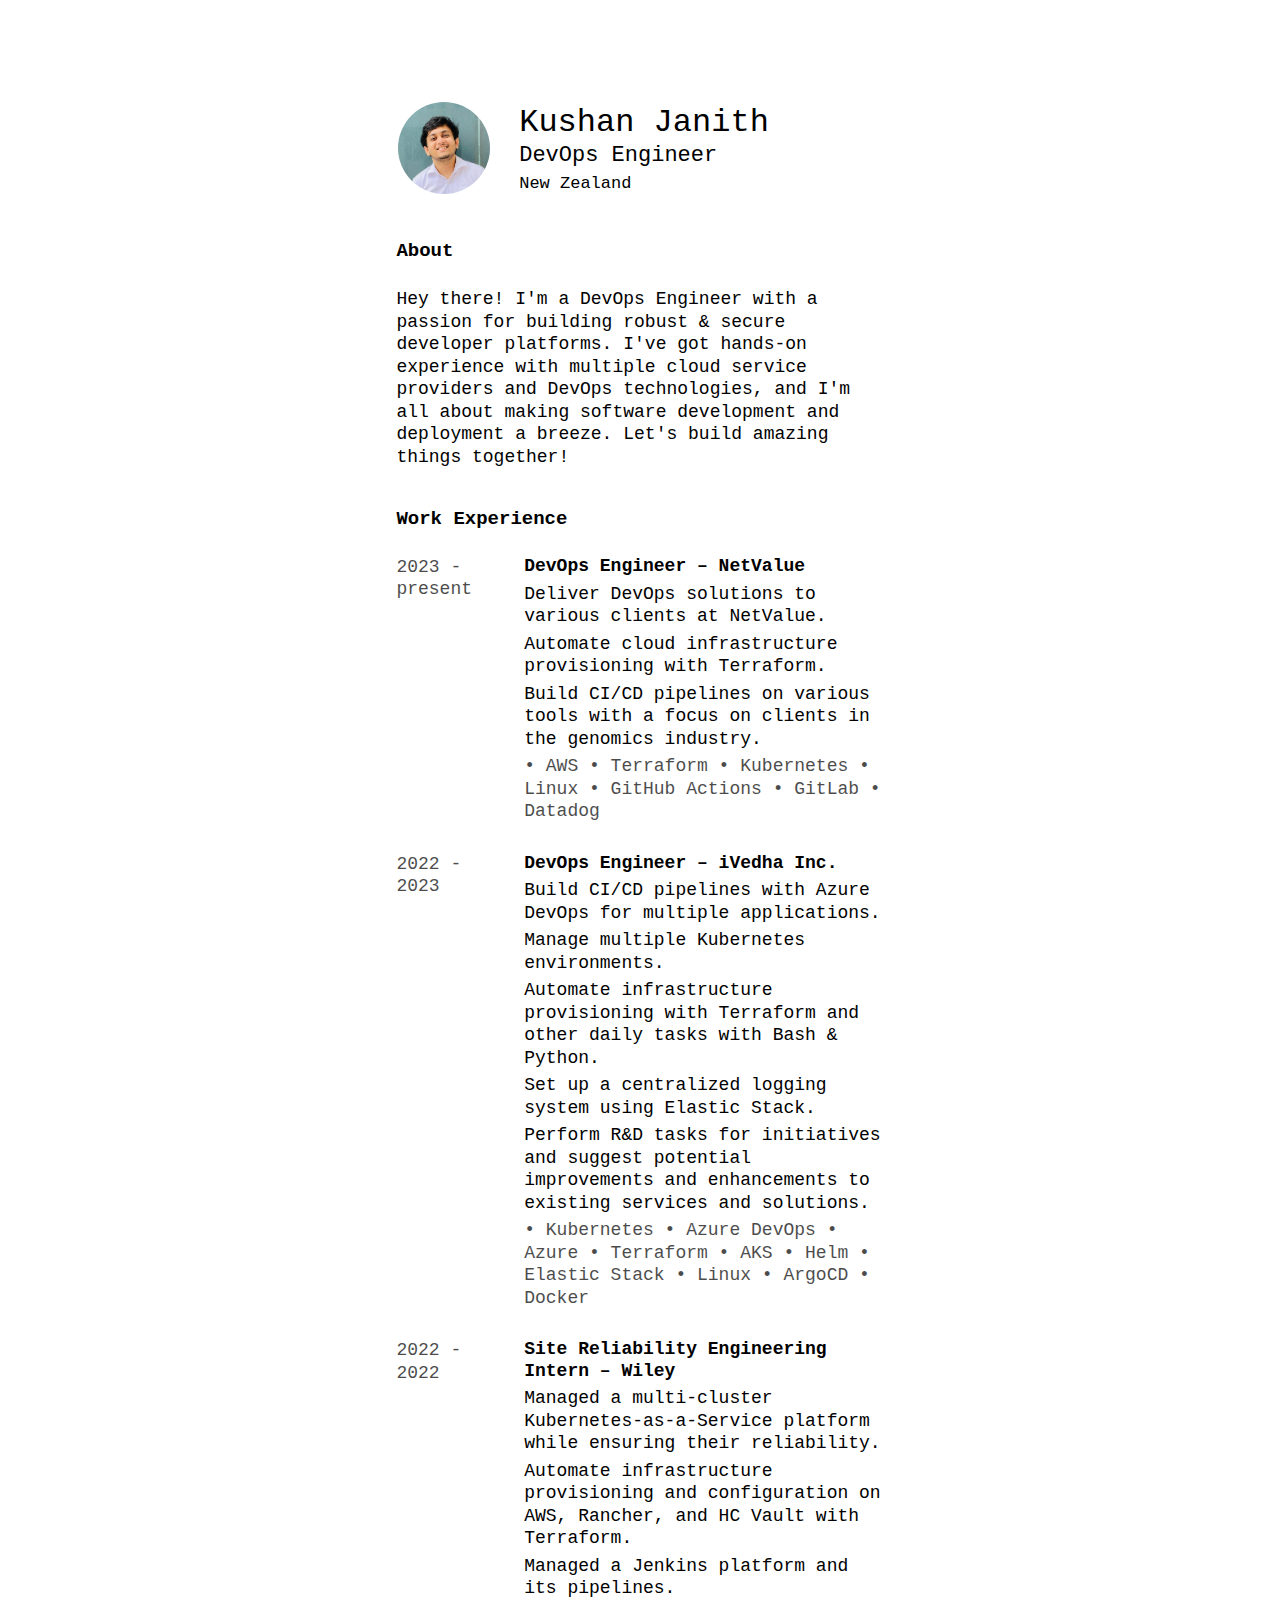
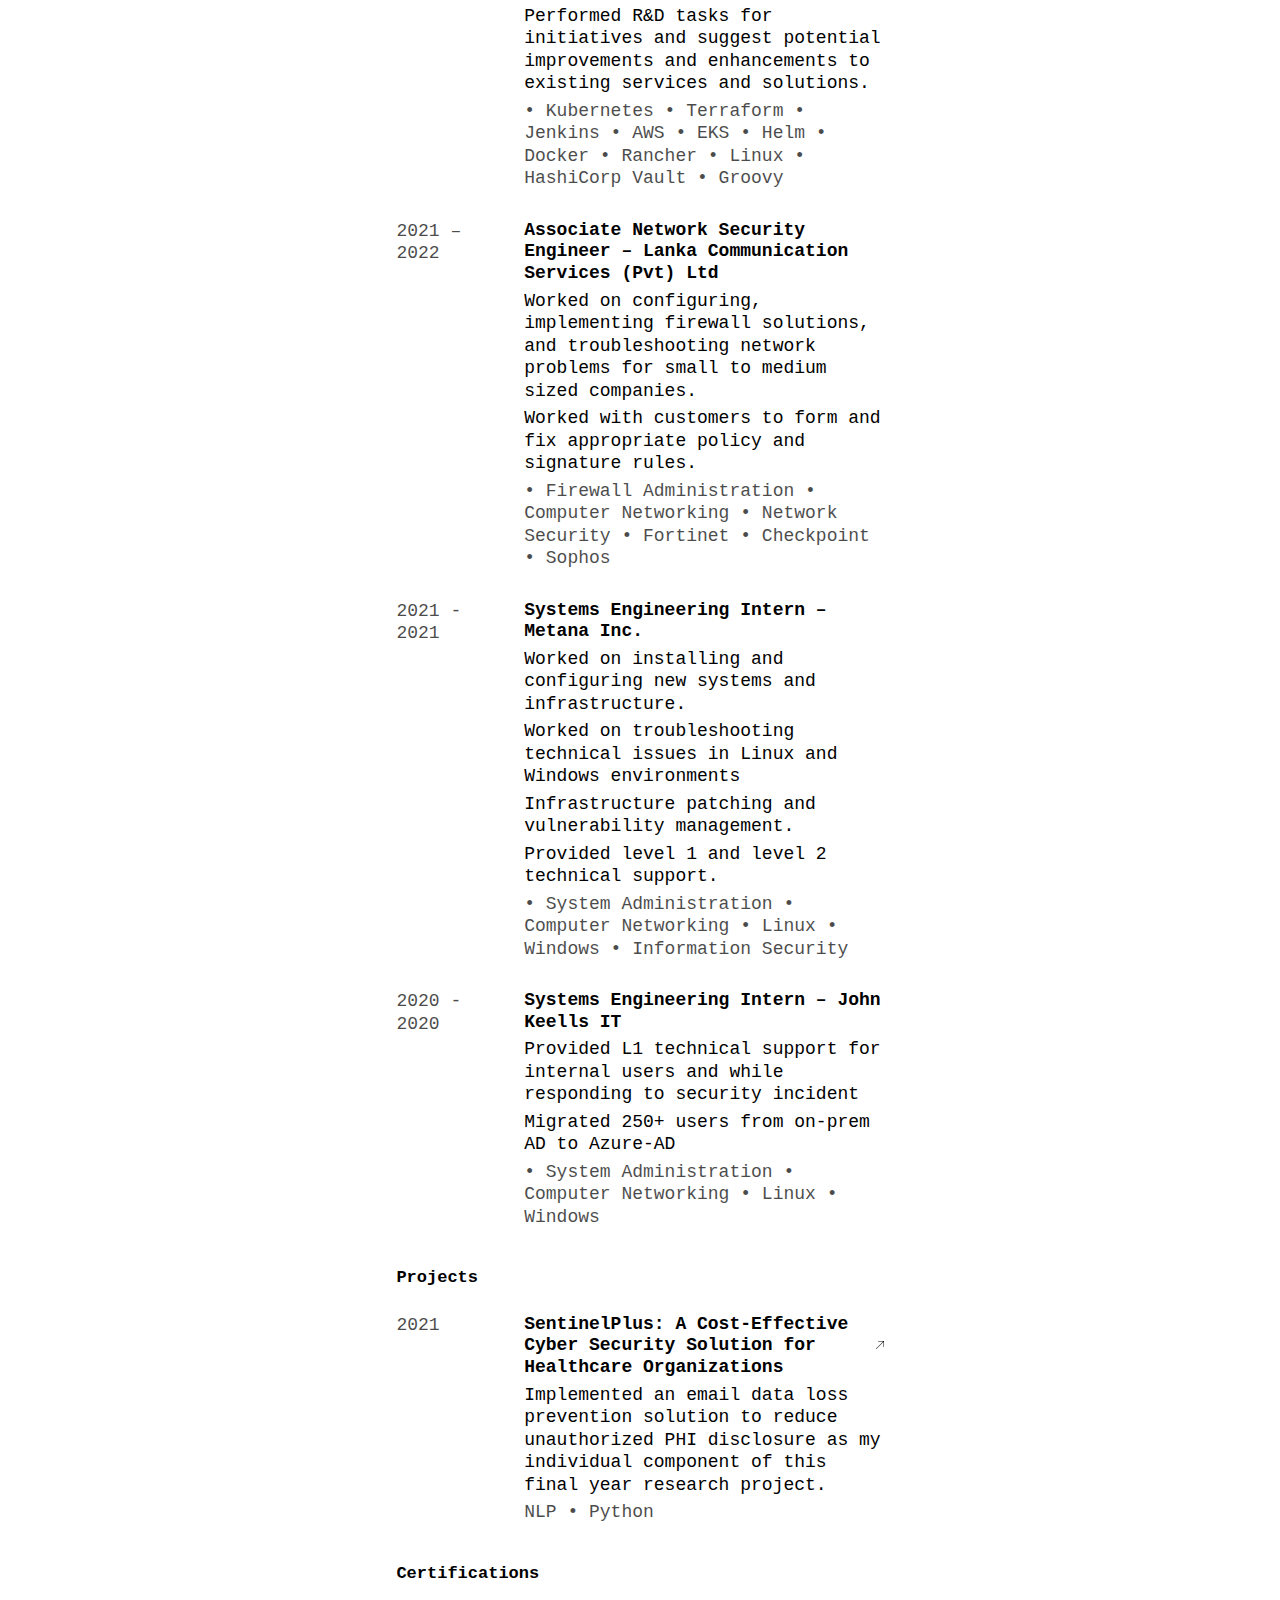
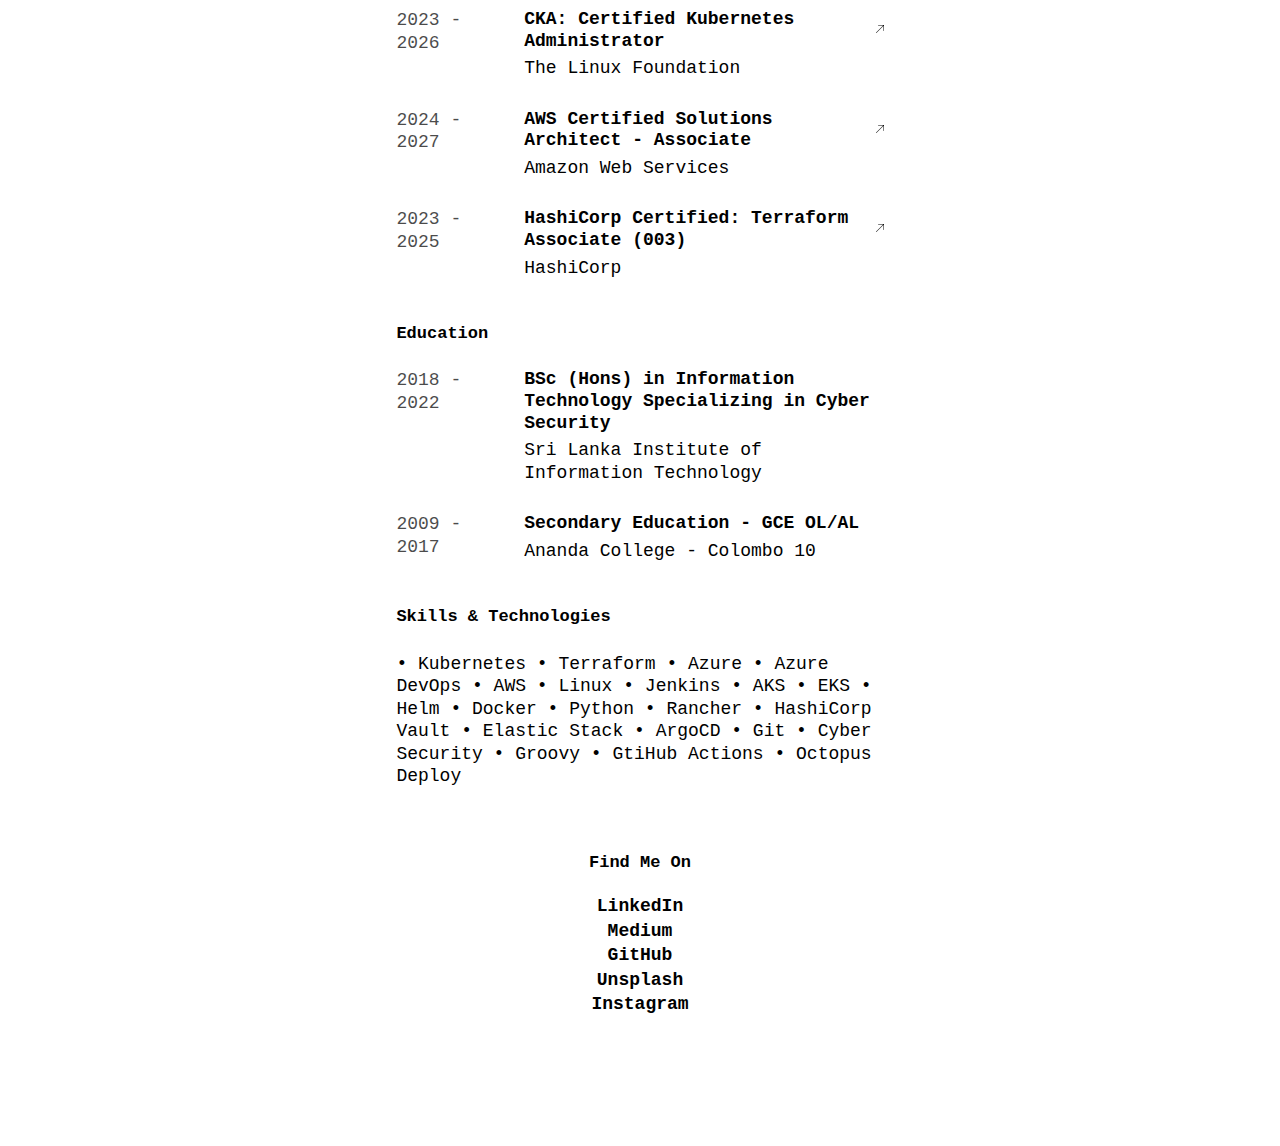
<file: index.html>
<!DOCTYPE html>
<html>
    <head>
        <meta name="viewport" content="width=device-width"/>
        <meta charSet="utf-8"/>
        <title>Kushan Janith - DevOps Engineer</title>
        <meta name="next-head-count" content="3"/>
        <link rel="preload" href="css/f501f40c118df457db00.css" as="style"/>
        <link rel="stylesheet" href="css/f501f40c118df457db00.css" data-n-g=""/>
        <!-- <link rel="preload" href="_next/static/css/5d5c9ef52586e7c56331.css" as="style"/>
        <link rel="stylesheet" href="_next/static/css/5d5c9ef52586e7c56331.css" data-n-p=""/> -->
        <!-- <noscript data-n-css=""></noscript> -->
        <!-- <link rel="preload" href="_next/static/chunks/webpack-af8d060cb140570bcfb2.js" as="script"/>
        <link rel="preload" href="_next/static/chunks/framework-2191d16384373197bc0a.js" as="script"/>
        <link rel="preload" href="_next/static/chunks/main-22886050d4a414729ea8.js" as="script"/>
        <link rel="preload" href="_next/static/chunks/pages/_app-9e366951ad03f095f5b3.js" as="script"/>
        <link rel="preload" href="_next/static/chunks/317-19945c45a296e4e75991.js" as="script"/>
        <link rel="preload" href="_next/static/chunks/pages/index-760ef8c61ffd82c41579.js" as="script"/> -->
        <!-- <link rel="preload" href="_next/static/css/295d5bbb60542c13.css" as="style"/>
        <link rel="stylesheet" href="_next/static/css/295d5bbb60542c13.css" data-n-g=""/> -->
    </head>
    <body>
        <div id="__next">
            <!-- <div class="SharedNavigationBar_mobile_nav__M_uCa">
                <img class="SharedNavigationBar_logo__2gG7n" src="img/navLogo.png"/>
                <img src="img/hamburger_menu.svg" style="height:30px;width:30px;position:absolute;right:30px;top:40px;object-fit:contain"/>
                <div style="transition:all 0.25s ease-in;z-index:999;transform:translate(100vw, 0px);position:fixed;top:0;left:0;right:0;bottom:0">
                    <div class="SharedNavigationBar_slideoutMenu__2YNFq">
                        <a class="SharedNavigationBar_navbar_link__3ZTEt" style="text-decoration:underline" href="/">HOME</a>
                        <a class="SharedNavigationBar_navbar_link__3ZTEt" href="/exhibitions">EXHIBITIONS</a>
                        <a class="SharedNavigationBar_navbar_link__3ZTEt" href="/movies">MOVIES</a>
                        <a class="SharedNavigationBar_navbar_link__3ZTEt" href="https://store.tomsachs.com/">STORE</a>
                        <a class="SharedNavigationBar_navbar_link__3ZTEt" href="biography">BIOGRAPHY</a>
                        <a class="SharedNavigationBar_navbar_link__3ZTEt" href="/contacts">CONTACTS</a>
                    </div>
                    <div class="SharedNavigationBar_clickBackground__XNdr_"></div>
                </div>
            </div>
            <div class="SharedNavigationBar_desktop_nav__ysCyz">
                <img class="SharedNavigationBar_logo__2gG7n" src="img/navLogo.png" style="margin-left: auto;margin-right: auto;"/>
                <nav class="SharedNavigationBar_navbar_links__2OrbL" style="opacity:100;transition:all 0.1s ease-in;justify-content: center;text-align: center;">
                    <a class="SharedNavigationBar_navbar_link__3ZTEt" style="text-decoration:underline;text-align:center;" href="/">HOME</a>
                    <a class="SharedNavigationBar_navbar_link__3ZTEt" href="/exhibitions">EXHIBITIONS</a>
                    <a class="SharedNavigationBar_navbar_link__3ZTEt" href="/movies">MOVIES</a>
                    <a class="SharedNavigationBar_navbar_link__3ZTEt" href="https://store.tomsachs.com/">STORE</a>
                    <a class="SharedNavigationBar_navbar_link__3ZTEt" href="biography">BIOGRAPHY</a>
                    <a class="SharedNavigationBar_navbar_link__3ZTEt" href="/contacts">CONTACTS</a>
                </nav>
            </div> -->

            <div class="homePage_container" style=" text-align:center;
                                                    display:flex;
                                                    flex-direction: column;
                                                    align-items: center;
                                                    max-width: none;
                                                    padding-top: 100px;
                                                    padding-bottom: 130px;
                                                    margin-right: 30%;
                                                    margin-left: 30%;">
                <!-- <p class="homePage_headerText">
                    <strong style="font-size: 20px;">KUSHAN JANITH</strong>
                </p> -->
                <!-- <p class="homePage_subtext" style="text-align:left">DevOps Engineer 
                    asdasdasdasdas asd as das das as das das das das das das das as 
                    dasdfsfasddgdsfgdf  fds asdasdasdasdas asd as das das as das das das das das das das as dasdfsfasddgdsfgdf  fds asdasdasdasdas asd as das das as das das das das das das das as dasdfsfasddgdsfgdf  fds </p> -->
                <div class="css-1vhduvi">
                    
                    <style data-emotion="css 1u0o7j0">
                        .css-1u0o7j0 {
                            display: grid;
                            grid-gap: clamp(4px, calc(-50.09px + 2.42vw), 24px);
                            grid-template-columns: repeat(4, 1fr);
                            max-width: 1920px;
                            -webkit-padding-start: 0px;
                            padding-inline-start:0px;
                            -webkit-padding-end: 0px;
                            padding-inline-end:0px;
                            width: 100%;
                            -webkit-margin-start: auto;
                            margin-inline-start:auto;
                            -webkit-margin-end: auto;
                            margin-inline-end:auto;
                            margin-bottom: 40px;
                            -webkit-align-items: center;
                            -webkit-box-align: center;
                            -ms-flex-align: center;
                            align-items: center;
                        }
                    </style>
                    <div class="css-1u0o7j0">
                        <style data-emotion="css zd4of5">
                            .css-zd4of5 {
                                grid-column: span 1/span 1;
                            }
                        </style>
                        <div class="css-zd4of5">
                            <button type="button" style="   cursor: default; 
                                                            transition: all 0.25s cubic-bezier(0.68, -0.6, 0.32, 1.6) 0s;
                                                            background: transparent;
                                                            border-color: transparent;">
                                <div style="display: flex;">
                                    <img src="img/kushan.jpeg" alt="Kushan" style="max-width: 100%; height: auto; border-radius: 100%; width: 80%;">
                                </div>
                            </button>
                        </div>
                        <style data-emotion="css rklm6r">
                            .css-rklm6r {
                                grid-column: span 3/span 3;
                            }
                        </style>
                        <div class="css-rklm6r">
                            <div class="css-0">
                                <style data-emotion="css 19khvfy">
                                    .css-19khvfy {
                                        /* font-family: Courier; */
                                        font-weight: 500;
                                        font-size: 32px;
                                        line-height: 1.33;
                                    }

                                    @media screen and (min-width: 480px) {
                                        .css-19khvfy {
                                            line-height:1.2;
                                        }
                                    }
                                </style>
                                <h1 class="chakra-heading css-19khvfy" style="text-align: left;">Kushan Janith</h1>
                                <p style="text-align: left; font-size: 22px; font-weight: 100;">DevOps Engineer</p>
                                <p style="text-align: left; font-size: 17px; font-weight: 20; line-height: 1.6;">New Zealand</p>
                                <!-- <style data-emotion="css htq05i">
                                    .css-htq05i {
                                        transition-property: var(--bonhomme-transition-property-common);
                                        transition-duration: var(--bonhomme-transition-duration-fast);
                                        transition-timing-function: var(--bonhomme-transition-easing-ease-out);
                                        cursor: pointer;
                                        -webkit-text-decoration: none;
                                        text-decoration: none;
                                        outline: 2px solid transparent;
                                        outline-offset: 2px;
                                        color: white;
                                        opacity: 0.5;
                                    }

                                    .css-htq05i:hover,.css-htq05i[data-hover] {
                                        -webkit-text-decoration: underline;
                                        text-decoration: underline;
                                    }

                                    .css-htq05i:focus,.css-htq05i[data-focus] {
                                        box-shadow: var(--bonhomme-shadows-outline);
                                    }
                                </style>
                                <a class="chakra-link css-htq05i" href="https://etherscan.io/address/0xff5fe6e0d3d48c90a66217dd4a7560a3ed8dacd2">bonhomme.eth</a> -->
                            </div>
                        </div>
                    </div>


                    <!-- ABOUT -->
                    <style data-emotion="css 16locuo">
                        .css-16locuo {
                            font-weight: bold;
                            font-size: 19px;
                            line-height: 1.2;
                            margin-top: 40px;
                            margin-bottom: 25px;
                            text-align: left;
                        }
                    </style>
                    <h2 class="chakra-heading css-16locuo" style="margin-top: 20px;">About</h2>
                    <p class="homePage_subtext" style="text-align:left">Hey there! I'm a DevOps Engineer with a passion for building robust & secure developer platforms. I've got hands-on experience with multiple cloud service providers and DevOps technologies, and I'm all about making software development and deployment a breeze. Let's build amazing things together!</p>                    
                    <h2 class="chakra-heading css-16locuo">Work Experience</h2>
                    <style data-emotion="css 1o42c8k">
                        .css-1o42c8k {
                            display: grid;
                            grid-gap: clamp(4px, calc(-5.09px + 2.42vw), 24px);
                            grid-template-columns: repeat(4, 1fr);
                            max-width: 1920px;
                            -webkit-padding-start: 0px;
                            padding-inline-start:0px;-webkit-padding-end: 0px;
                            padding-inline-end:0px;width: 100%;
                            -webkit-margin-start: auto;
                            margin-inline-start:auto;-webkit-margin-end: auto;
                            margin-inline-end:auto;
                            margin-bottom: 30px;
                        }
                    </style>
                    <div class="css-1o42c8k">
                        <style data-emotion="css zy08ml">
                            .css-zy08ml {
                                grid-column: span 4/span 4;
                                text-align: left;
                            }

                            @media screen and (min-width: 480px) {
                                .css-zy08ml {
                                    grid-column:span 1/span 1;
                                }
                            }
                        </style>
                        <div class="css-zy08ml">
                            <style data-emotion="css y83l2k">
                                .css-y83l2k {
                                    color: black;
                                    opacity: 0.7;
                                    text-align: left;
                                }
                            </style>
                            <p class="chakra-text css-y83l2k">2023 - present</p>
                        </div>
                        <style data-emotion="css 14l6pud">
                            .css-14l6pud {
                                grid-column: span 4/span 4;
                            }

                            @media screen and (min-width: 480px) {
                                .css-14l6pud {
                                    grid-column:span 3/span 3;
                                }
                            }
                        </style>
                        <div class="css-14l6pud">
                            <style data-emotion="css u14vgh">
                                .css-u14vgh {
                                    font-family: var(--bonhomme-fonts-heading);
                                    font-weight: bold;
                                    color: var(--bonhomme-colors-white-500);
                                    font-size: var(--bonhomme-fontSizes-md);
                                    line-height: 1.2;
                                    display: -webkit-box;
                                    display: -webkit-flex;
                                    display: -ms-flexbox;
                                    display: flex;
                                    -webkit-align-items: center;
                                    -webkit-box-align: center;
                                    -ms-flex-align: center;
                                    align-items: center;
                                    margin-bottom: 5px;
                                    text-align: left;
                                }
                            </style>
                            <a class="chakra-heading css-u14vgh" target="_blank" href="https://www.netvalue.nz/">
                                DevOps Engineer – NetValue
                                <!-- -->
                                <style data-emotion="css 1dtrd5g">
                                    .css-1dtrd5g {
                                        margin-left: 4px;
                                    }
                                </style>
                                <!-- <img alt="link to Senior Frontend Engineer – IYK" src="img/arrow-link.png" class="chakra-image css-1dtrd5g" width="8" height="8" style="margin-bottom: 3px;"/> -->
                            </a>
                            <style data-emotion="css g5qhb2">
                                .css-g5qhb2 {
                                    margin-top: var(--bonhomme-space-2);
                                    margin-bottom: var(--bonhomme-space-2);
                                    text-align: left;
                                    margin-bottom: 5px;
                                }
                            </style>
                            <p class="chakra-text css-g5qhb2">Deliver DevOps solutions to various clients at NetValue.</p>
                            <p class="chakra-text css-g5qhb2">Automate cloud infrastructure provisioning with Terraform.</p>
                            <p class="chakra-text css-g5qhb2">Build CI/CD pipelines on various tools with a focus on clients in the genomics industry.</p>
                            <p class="chakra-text css-y83l2k">• AWS • Terraform • Kubernetes • Linux • GitHub Actions • GitLab • Datadog</p>
                        </div>
                    </div>
                    <div class="css-1o42c8k">
                        <div class="css-zy08ml">
                            <p class="chakra-text css-y83l2k">2022 - 2023</p>
                        </div>
                        <div class="css-14l6pud">
                            <a class="chakra-heading css-u14vgh" target="_blank" href="https://ivedha.com/">
                                DevOps Engineer – iVedha Inc.
                            </a>
                            <p class="chakra-text css-g5qhb2">Build CI/CD pipelines with Azure DevOps for multiple applications.</p>
                            <p class="chakra-text css-g5qhb2">Manage multiple Kubernetes environments.</p>
                            <p class="chakra-text css-g5qhb2">Automate infrastructure provisioning with Terraform and other daily tasks with Bash & Python.</p>
                            <p class="chakra-text css-g5qhb2">Set up a centralized logging system using Elastic Stack.</p>
                            <p class="chakra-text css-g5qhb2">Perform R&D tasks for initiatives and suggest potential improvements and
                                enhancements to existing services and solutions.</p>
                            <p class="chakra-text css-y83l2k">• Kubernetes • Azure DevOps • Azure • Terraform • AKS • Helm • Elastic Stack • Linux • ArgoCD • Docker</p>
                        </div>
                    </div>
                    <div class="css-1o42c8k">
                        <div class="css-zy08ml">
                            <p class="chakra-text css-y83l2k">2022 - 2022</p>
                        </div>
                        <div class="css-14l6pud">
                            <a class="chakra-heading css-u14vgh" target="_blank" href="https://www.wiley.com/en-us">
                                Site Reliability Engineering Intern – Wiley
                                <!-- -->
                                <!-- <img alt="link to Full Stack &amp; Technical Lead – Everpress" src="img/arrow-link.png" class="chakra-image css-1dtrd5g" width="8" height="8" style="margin-bottom: 3px;"/> -->
                            </a>
                            <p class="chakra-text css-g5qhb2">Managed a multi-cluster Kubernetes-as-a-Service platform while ensuring their reliability.</p>
                            <p class="chakra-text css-g5qhb2">Automate infrastructure provisioning and configuration on AWS, Rancher, and HC Vault with Terraform.</p>
                            <p class="chakra-text css-g5qhb2">Managed a Jenkins platform and its pipelines.</p>
                            <p class="chakra-text css-g5qhb2">Performed R&D tasks for initiatives and suggest potential improvements and enhancements to existing services and solutions.</p>
                            <p class="chakra-text css-y83l2k">• Kubernetes • Terraform • Jenkins • AWS • EKS • Helm • Docker • Rancher • Linux • HashiCorp Vault • Groovy</p>
                        </div>
                    </div>
                    <div class="css-1o42c8k">
                        <div class="css-zy08ml">
                            <p class="chakra-text css-y83l2k">2021 – 2022</p>
                        </div>
                        <div class="css-14l6pud">
                            <a class="chakra-heading css-u14vgh" target="_blank" href="https://www.lankacom.net/">
                                Associate Network Security Engineer – Lanka Communication Services (Pvt) Ltd
                                <!-- -->
                                <!-- <img alt="link to Full Stack &amp; Technical Lead – Everpress" src="img/arrow-link.png" class="chakra-image css-1dtrd5g" width="8" height="8" style="margin-bottom: 3px;"/> -->
                            </a>
                            <p class="chakra-text css-g5qhb2">Worked on configuring, implementing firewall solutions, and troubleshooting network problems for small to medium sized companies.</p>
                            <p class="chakra-text css-g5qhb2">Worked with customers to form and fix appropriate policy and signature rules.</p>
                            <p class="chakra-text css-y83l2k">• Firewall Administration • Computer Networking • Network Security • Fortinet • Checkpoint • Sophos</p>
                        </div>
                    </div>
                    <div class="css-1o42c8k">
                        <div class="css-zy08ml">
                            <p class="chakra-text css-y83l2k">2021 - 2021</p>
                        </div>
                        <div class="css-14l6pud">
                            <a class="chakra-heading css-u14vgh" target="_blank" href="https://metana.io/">
                                Systems Engineering Intern – Metana Inc.
                                <!-- -->
                                <!-- <img alt="link to Full Stack &amp; Technical Lead – Everpress" src="img/arrow-link.png" class="chakra-image css-1dtrd5g" width="8" height="8" style="margin-bottom: 3px;"/> -->
                            </a>
                            <p class="chakra-text css-g5qhb2">Worked on installing and configuring new systems and infrastructure.</p>
                            <p class="chakra-text css-g5qhb2">Worked on troubleshooting technical issues in Linux and Windows environments</p>
                            <p class="chakra-text css-g5qhb2">Infrastructure patching and vulnerability management.</p>
                            <p class="chakra-text css-g5qhb2">Provided level 1 and level 2 technical support.</p>
                            <p class="chakra-text css-y83l2k">• System Administration • Computer Networking • Linux • Windows • Information Security</p>
                        </div>
                    </div>
                    <div class="css-1o42c8k">
                        <div class="css-zy08ml">
                            <p class="chakra-text css-y83l2k">2020 - 2020</p>
                        </div>
                        <div class="css-14l6pud">
                            <a class="chakra-heading css-u14vgh" target="_blank" href="https://www.johnkeellsit.com/">
                                Systems Engineering Intern – John Keells IT
                                <!-- -->
                                <!-- <img alt="link to Front End Engineer – Neverbland" src="img/arrow-link.png" class="chakra-image css-1dtrd5g" width="8" height="8" style="margin-bottom: 3px;"/> -->
                            </a>
                            <p class="chakra-text css-g5qhb2">Provided L1 technical support for internal users and while responding to security incident</p>
                            <p class="chakra-text css-g5qhb2">Migrated 250+ users from on-prem AD to Azure-AD</p>
                            <p class="chakra-text css-y83l2k">• System Administration • Computer Networking • Linux • Windows</p>
                        </div>
                    </div>
                    <style data-emotion="css jtc8nn">
                        .css-jtc8nn {
                            font-weight: bold;
                            font-size: 17px;
                            line-height: 1.2;
                            margin-top: 40px;
                            margin-bottom: 25px;
                            text-align: left;
                        }
                    </style>
                    <h2 class="chakra-heading css-jtc8nn">Projects</h2>
                    <!-- <div class="css-1o42c8k">
                        <div class="css-zy08ml">
                            <p class="chakra-text css-y83l2k">Ongoing</p>
                        </div>
                        <div class="css-14l6pud">
                            <style data-emotion="css 1viek8v">
                                .css-1viek8v {
                                    width: 36px;
                                    margin-bottom: 4px;
                                }
                            </style>
                            <img alt="Tamiko" src="/tamiko.svg" class="chakra-image css-1viek8v"/>
                            <h3 class="chakra-heading css-u14vgh">Tamiko
                            </h3>
                            <p class="chakra-text css-g5qhb2">Tamiko are non-fungible friends that live completely on-chain. You can hatch, feed, breed and evolve them.</p>
                            <p class="chakra-text css-y83l2k">Solidity • ERC721 • ERC1155 • Next.js</p>
                        </div>
                    </div> -->
                    <div class="css-1o42c8k">
                        <div class="css-zy08ml">
                            <p class="chakra-text css-y83l2k">2021</p>
                        </div>
                        <div class="css-14l6pud">
                            <!-- <img alt="Kinetic Spectrums" src="/kineticspectrum.png" class="chakra-image css-1viek8v"/> -->
                            <a class="chakra-heading css-u14vgh" target="_blank" href="https://ieeexplore.ieee.org/document/9670892/">
                                SentinelPlus: A Cost-Effective Cyber Security Solution for Healthcare Organizations
                                <img alt="link to Kinetic Spectrums" src="img/arrow-link.png" class="chakra-image css-1dtrd5g" width="8" height="8" style="margin-bottom: 3px;"/>
                            </a>
                            <p class="chakra-text css-g5qhb2">Implemented an email data loss prevention solution to reduce unauthorized PHI disclosure as my individual component of this final year research project.</p>
                            <p class="chakra-text css-y83l2k">NLP • Python</p>
                        </div>
                    </div>
                    <!-- Certifications -->
                    <h2 class="chakra-heading css-jtc8nn">Certifications</h2>
                    <div class="css-1o42c8k">
                        <div class="css-zy08ml">
                            <p class="chakra-text css-y83l2k">2023 - 2026</p>
                        </div>
                        <div class="css-14l6pud">
                            <!-- <img alt="Kinetic Spectrums" src="/kineticspectrum.png" class="chakra-image css-1viek8v"/> -->
                            <a class="chakra-heading css-u14vgh" target="_blank" href="https://www.credly.com/badges/c0dc6106-eb6a-4040-8a1c-0a153064b854/public_url">
                                CKA: Certified Kubernetes Administrator
                                <img alt="link to Kinetic Spectrums" src="img/arrow-link.png" class="chakra-image css-1dtrd5g" width="8" height="8" style="margin-bottom: 3px;"/>
                            </a>
                            <p class="chakra-text css-g5qhb2">The Linux Foundation</p>
                        </div>
                        <div class="css-zy08ml">
                            <p class="chakra-text css-y83l2k">2024 - 2027</p>
                        </div>
                        <div class="css-14l6pud">
                            <!-- <img alt="Kinetic Spectrums" src="/kineticspectrum.png" class="chakra-image css-1viek8v"/> -->
                            <a class="chakra-heading css-u14vgh" target="_blank" href="https://cp.certmetrics.com/amazon/en/public/verify/credential/ba378c26951347e9a4596c2e515e6088">
                                AWS Certified Solutions Architect - Associate
                                <img alt="link to Kinetic Spectrums" src="img/arrow-link.png" class="chakra-image css-1dtrd5g" width="8" height="8" style="margin-bottom: 3px;"/>
                            </a>
                            <p class="chakra-text css-g5qhb2">Amazon Web Services</p>
                        </div>
                        <div class="css-zy08ml">
                            <p class="chakra-text css-y83l2k">2023 - 2025</p>
                        </div>
                        <div class="css-14l6pud">
                            <!-- <img alt="Kinetic Spectrums" src="/kineticspectrum.png" class="chakra-image css-1viek8v"/> -->
                            <a class="chakra-heading css-u14vgh" target="_blank" href="https://www.credly.com/badges/7fa56279-177d-43e3-9e63-cde48bf6834e/public_url">
                                HashiCorp Certified: Terraform Associate (003)
                                <img alt="link to Kinetic Spectrums" src="img/arrow-link.png" class="chakra-image css-1dtrd5g" width="8" height="8" style="margin-bottom: 3px;"/>
                            </a>
                            <p class="chakra-text css-g5qhb2">HashiCorp</p>
                        </div>
                    </div>
                    <!-- EDUCATION -->
                    <h2 class="chakra-heading css-jtc8nn">Education</h2>
                    <div class="css-1o42c8k">
                        <div class="css-zy08ml">
                            <p class="chakra-text css-y83l2k">2018 - 2022</p>
                        </div>
                        <div class="css-14l6pud">
                            <!-- <img alt="Kinetic Spectrums" src="/kineticspectrum.png" class="chakra-image css-1viek8v"/> -->
                            <a class="chakra-heading css-u14vgh">
                                BSc (Hons) in Information Technology Specializing in Cyber Security
                            </a>
                            <p class="chakra-text css-g5qhb2">Sri Lanka Institute of Information Technology</p>
                        </div>

                        <div class="css-zy08ml">
                            <p class="chakra-text css-y83l2k">2009 - 2017</p>
                        </div>
                        <div class="css-14l6pud">
                            <!-- <img alt="Kinetic Spectrums" src="/kineticspectrum.png" class="chakra-image css-1viek8v"/> -->
                            <a class="chakra-heading css-u14vgh">
                                Secondary Education - GCE OL/AL
                            </a>
                            <p class="chakra-text css-g5qhb2">Ananda College - Colombo 10</p>
                        </div>
                    </div>
                    <!-- SKILLS -->
                    <h2 class="chakra-heading css-jtc8nn">Skills &amp; Technologies</h2>
                    <div >
                        <p style="text-align: left;">• Kubernetes • Terraform • Azure • Azure DevOps • AWS • Linux • Jenkins • AKS • EKS • Helm • Docker • Python • Rancher • HashiCorp Vault • Elastic Stack • ArgoCD • Git • Cyber Security • Groovy • GtiHub Actions • Octopus Deploy</p>
                    </div>

                    <!-- ENABLE LINKS -->
                    <!-- <h2 class="chakra-heading css-jtc8nn">Links</h2>
                    <style data-emotion="css 129a06e">
                        .css-129a06e {
                            display: grid;
                            grid-gap: clamp(4px, calc(-5.09px + 2.42vw), 24px);
                            grid-template-columns: repeat(4, 1fr);
                            max-width: 1920px;
                            -webkit-padding-start: 0px;
                            padding-inline-start:0px;-webkit-padding-end: 0px;
                            padding-inline-end:0px;width: 100%;
                            -webkit-margin-start: auto;
                            margin-inline-start:auto;-webkit-margin-end: auto;
                            margin-inline-end:auto;margin-bottom: var(--bonhomme-space-4);
                        }
                    </style>
                    <div class="css-129a06e">
                        <div class="css-zy08ml">
                            <p class="chakra-text css-y83l2k">Github</p>
                        </div>
                        <div class="css-14l6pud">
                            <a class="chakra-heading css-u14vgh" href="https://github.com/maximebonhomme">
                                @maximebonhomme
                                
                                <img alt="link to @maximebonhomme" src="img/arrow-link.png" class="chakra-image css-1dtrd5g" width="8" height="8" style="margin-bottom: 3px;"/>
                            </a>
                        </div>
                    </div>
                    <div class="css-129a06e">
                        <div class="css-zy08ml">
                            <p class="chakra-text css-y83l2k">Etherscan</p>
                        </div>
                        <div class="css-14l6pud">
                            <a class="chakra-heading css-u14vgh" href="https://etherscan.io/address/0xff5fe6e0d3d48c90a66217dd4a7560a3ed8dacd2">
                                bonhomme.eth
                                
                                <img alt="link to bonhomme.eth" src="img/arrow-link.png" class="chakra-image css-1dtrd5g" width="8" height="8" style="margin-bottom: 3px;"/>
                            </a>
                        </div>
                    </div>
                    <div class="css-129a06e">
                        <div class="css-zy08ml">
                            <p class="chakra-text css-y83l2k">Foundation</p>
                        </div>
                        <div class="css-14l6pud">
                            <a class="chakra-heading css-u14vgh" href="https://foundation.app/@bonhomme?tab=owned">
                                @bonhomme
                                
                                <img alt="link to @bonhomme" src="img/arrow-link.png" class="chakra-image css-1dtrd5g" width="8" height="8" style="margin-bottom: 3px;"/>
                            </a>
                        </div>
                    </div>
                    <div class="css-129a06e">
                        <div class="css-zy08ml">
                            <p class="chakra-text css-y83l2k">Twitter</p>
                        </div>
                        <div class="css-14l6pud">
                            <a class="chakra-heading css-u14vgh" href="https://twitter.com/pixel_arts">
                                @pixel_arts
                                
                                <img alt="link to @pixel_arts" src="img/arrow-link.png" class="chakra-image css-1dtrd5g" width="8" height="8" style="margin-bottom: 3px;"/>
                            </a>
                        </div>
                    </div> -->
                    <!-- END OF LINKS -->
                </div>
                <div style="height:20px"></div>
                <h2 class="chakra-heading css-jtc8nn" style="margin-top: 45px; margin-bottom: 20px;">Find Me On</h2>
                <ul style="font-size: 12px;">
                    <style data-emotion="css links">
                        .css-links {
                            margin-top: 2px;
                            font-weight: 700;
                        }
                    </style>
                    <li class="css-links">
                        <a target="_blank" href="https://www.linkedin.com/in/kushan-janith-23a996167/">LinkedIn</a>
                    </li>
                    <li class="css-links">
                        <a target="_blank" href="https://medium.com/@KushanJanith">Medium</a>
                    </li>
                    <li class="css-links">
                        <a target="_blank" href="https://github.com/kushanjanith">GitHub</a>
                    </li>
                    <li class="css-links">
                        <a target="_blank" href="https://unsplash.com/@kushanjanith">Unsplash</a>
                    </li>
                    <li class="css-links">
                        <a target="_blank" href="https://www.instagram.com/runs_with_two_horses/">Instagram</a>
                    </li>
                </ul>
            </div>
        </div>
        <!-- <script nomodule="" src="/_next/static/chunks/polyfills-eef578260fd80f8fff94.js"></script>
        <script src="_next/static/chunks/webpack-af8d060cb140570bcfb2.js" async=""></script>
        <script src="_next/static/chunks/framework-2191d16384373197bc0a.js" async=""></script>
        <script src="_next/static/chunks/main-22886050d4a414729ea8.js" async=""></script>
        <script src="_next/static/chunks/pages/_app-9e366951ad03f095f5b3.js" async=""></script>
        <script src="_next/static/chunks/317-19945c45a296e4e75991.js" async=""></script>
        <script src="_next/static/chunks/pages/index-760ef8c61ffd82c41579.js" async=""></script>
        <script src="_next/static/Oedbv8JojbAea4HDq3U-Z/_buildManifest.js" async=""></script>
        <script src="_next/static/Oedbv8JojbAea4HDq3U-Z/_ssgManifest.js" async=""></script> -->
    </body>
</html>
</file>
<file: css/f501f40c118df457db00.css>
* {
    margin: 0;
    padding: 0;
    font-family: Courier New;
    font-size: 18px;
    line-height: 1.25
}

a {
    color: #000;
    text-decoration: none
}

li {
    list-style: none
}

body>div {
    padding: 0 31px
}

.page_title {
    font-size: 12px;
    font-weight: 700;
    line-height: 1.25;
    margin-bottom: 47px;
    color: #333
}

.homePage_container {
    max-width: 800px
}

.homePage_container>img {
    max-width: 500px;
    padding-right: 31px;
    width: 80vw
}

.homePage_container>p {
    font-size: 12px
}

.homePage_headerText {
    margin-bottom: 20px;
    margin-top: 10px
}

.homePage_subtext {
    opacity: 1
}

.exhibition_container {
    display: flex;
    flex-direction: row;
    font-size: 12px
}

.exhibition_about,.exhibition_description {
    max-width: 200px;
    margin-left: 20px
}

.exhibition_description_title,.social_link {
    font-weight: 700
}

.ex_image_container {
    display: flex;
    flex-direction: column;
    flex: 1 1;
    margin-left: 50px;
    width: 300px;
    margin-bottom: 100px
}

.ex_image_container,.ex_image_container>img {
    -webkit-object-fit: contain;
    object-fit: contain
}

.ex_image_container>img {
    max-width: 300px;
    margin-bottom: 10px
}

.contacts_container {
    display: flex;
    flex-direction: row;
    max-width: 800px
}

.ex_description {
    max-width: 300px
}

.ex_caousel {
    height: 500px;
    max-height: 100vw;
    margin-left: 20px;
    overflow: visible
}

.ex_caousel,.grid-square {
    width: 100%;
    position: relative
}

.grid-square {
    padding-bottom: 100%
}

.grid-img {
    position: absolute;
    top: 0;
    left: 0;
    right: 0;
    bottom: 0;
    width: 100%;
    height: 100%;
    -webkit-object-fit: cover;
    object-fit: cover
}

@media screen and (max-width: 770px) {
    .contacts_container {
        flex-direction:column
    }

    .contacts_container>div {
        margin-bottom: 50px
    }
}

.ac_arrow {
    position: absolute;
    bottom: -20px;
    font-size: 40px;
    z-index: 9999
}

.control-dots {
    bottom: 0!important
}

.ac_carousel {
    max-width: 400px;
    width: 90vw
}

.ac_left {
    left: 0
}

.ac_left,.ac_right {
    font-size: 25px;
    position: absolute;
    bottom: 35px;
    z-index: 9999;
    cursor: pointer
}

.ac_right {
    right: -10px
}

@media screen and (max-width: 768px) {
    .hide_mobile {
        height:25px
    }

    .ex_caousel {
        margin: 25px 0 0;
        padding-bottom: 100px;
        border: none
    }

    .carousel_button {
        font-size: 15px!important;
        padding: 5px!important
    }

    .desc_txt {
        font-size: 10px
    }

    *,.exhibition_container,.homePage_container>p,.page_title {
        font-size: 16px
    }

    .ex_image_container {
        display: flex;
        width: 100%;
        margin-left: 0
    }

    .ex_image_container>img {
        width: 80vw;
        height: unset;
        max-width: unset
    }
}

.no_select {
    -webkit-touch-callout: none;
    -webkit-user-select: none;
    -ms-user-select: none;
    user-select: none
}

.works_container {
    display: grid;
    max-width: 800px;
    grid-template-columns: auto auto
}

@media screen and (max-width: 600px) {
    .works_container {
        grid-template-columns:1fr;
        grid-template-rows: auto auto
    }

    .works_ac {
        margin-left: 20px;
        width: 90%
    }
}

.thumb {
    opacity: 1;
    border: none!important
}

.selected.thumb {
    border: 2px solid #666!important
}

.thumb:hover {
    opacity: .7;
    -webkit-transition: all .3 ease-out;
    transition: all .3 ease-out
}

.contact_column {
    padding-left: 6vw
}

@media screen and (max-width: 768px) {
    .contact_column {
        padding-left:0;
        margin-top: -60px
    }
}
</file>
